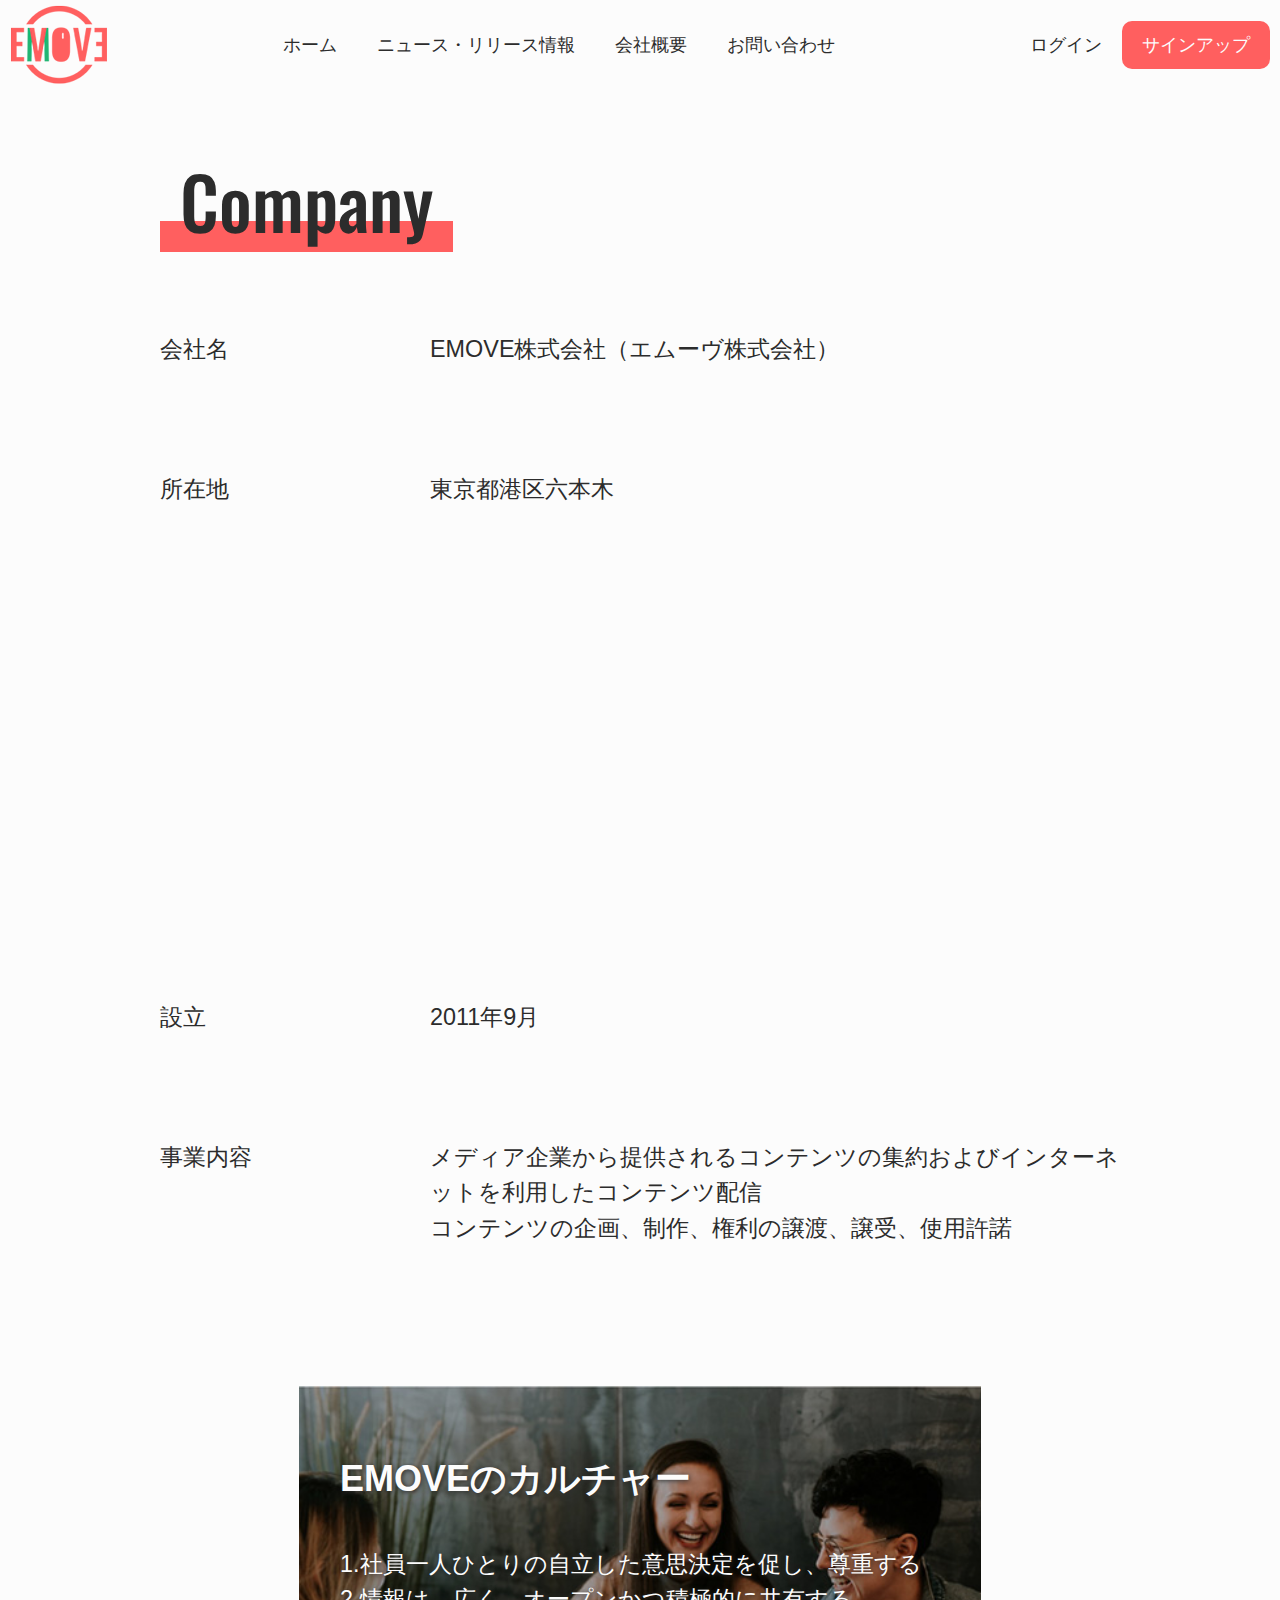
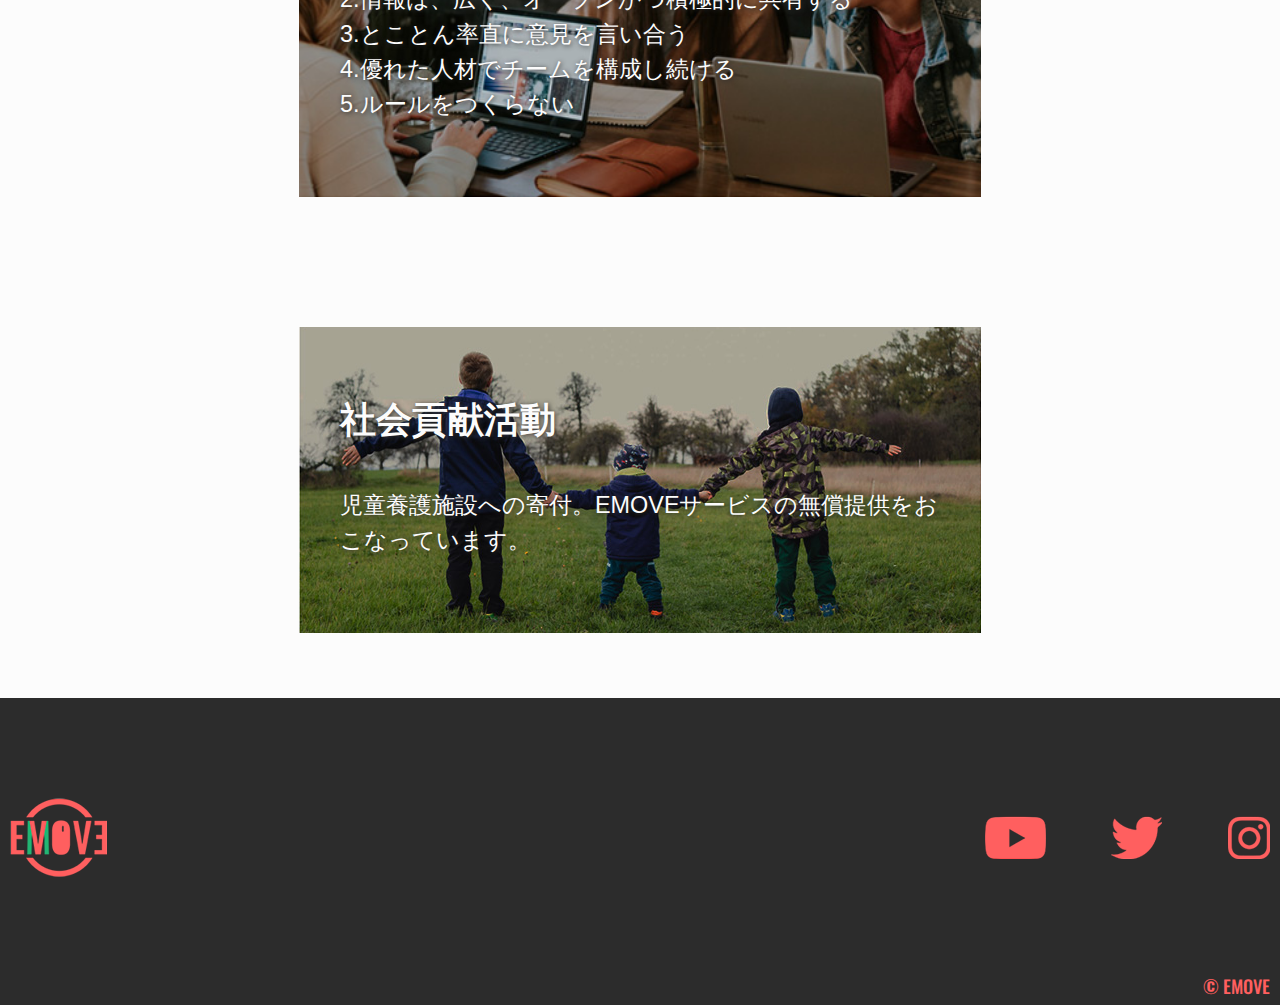
<file: company.html>
<!DOCTYPE html>
<html lang="ja">
  <head>
    <meta charset="UTF-8" />
    <meta http-equiv="X-UA-Compatible" content="IE=edge" />
    <meta name="viewport" content="width=device-width, initial-scale=1.0" />
    <link rel="icon" href="./favicon.ico" />
    <link rel="stylesheet" href="./css/reset.css" />
    <link rel="stylesheet" href="./css/common.css" />
    <link rel="stylesheet" href="./css/company.css" />
    <script src="./js/jquery-3.6.0.min.js"></script>
    <title>EMOVE | COMPANY</title>
  </head>
  <body>
    <script src="./js/header.js"></script>
    <main class="inner">
      <div class="wrapper">
        <h2>Company</h2>

        <dl>
          <dt>会社名</dt>
          <dd>EMOVE株式会社（エムーヴ株式会社）</dd>
          <dt>所在地</dt>
          <dd>
            <p>東京都港区六本木</p>
            <iframe
              src="https://www.google.com/maps/embed?pb=!1m18!1m12!1m3!1d12966.288814808384!2d139.72489608387565!3d35.66291021677084!2m3!1f0!2f0!3f0!3m2!1i1024!2i768!4f13.1!3m3!1m2!1s0x60188b9d3c1c9187%3A0x48f9c248e9169cfe!2z44CSMTA2LTAwMzIg5p2x5Lqs6YO95riv5Yy65YWt5pys5pyo!5e0!3m2!1sja!2sjp!4v1632051666101!5m2!1sja!2sjp"
              width="100%"
              height="350"
              style="border: 0"
              allowfullscreen=""
            ></iframe>
          </dd>
          <dt>設立</dt>
          <dd>2011年9月</dd>
          <dt>事業内容</dt>
          <dd>
            メディア企業から提供されるコンテンツの集約およびインターネットを利用したコンテンツ配信<br />
            コンテンツの企画、制作、権利の譲渡、譲受、使用許諾
          </dd>
        </dl>

        <article class="culture">
          <div class="textBox">
            <h3>EMOVEのカルチャー</h3>
            <ol>
              <li>1.社員一人ひとりの自立した意思決定を促し、尊重する</li>
              <li>2.情報は、広く、オープンかつ積極的に共有する</li>
              <li>3.とことん率直に意見を言い合う</li>
              <li>4.優れた人材でチームを構成し続ける</li>
              <li>5.ルールをつくらない</li>
            </ol>
          </div>
        </article>

        <article class="children">
          <div class="textBox">
            <h3>社会貢献活動</h3>
            <p>
              児童養護施設への寄付。EMOVEサービスの無償提供をおこなっています。
            </p>
          </div>
        </article>
      </div>
    </main>
    <script src="./js/footer.js"></script>
    <script src="./js/common.js"></script>
  </body>
</html>
</file>
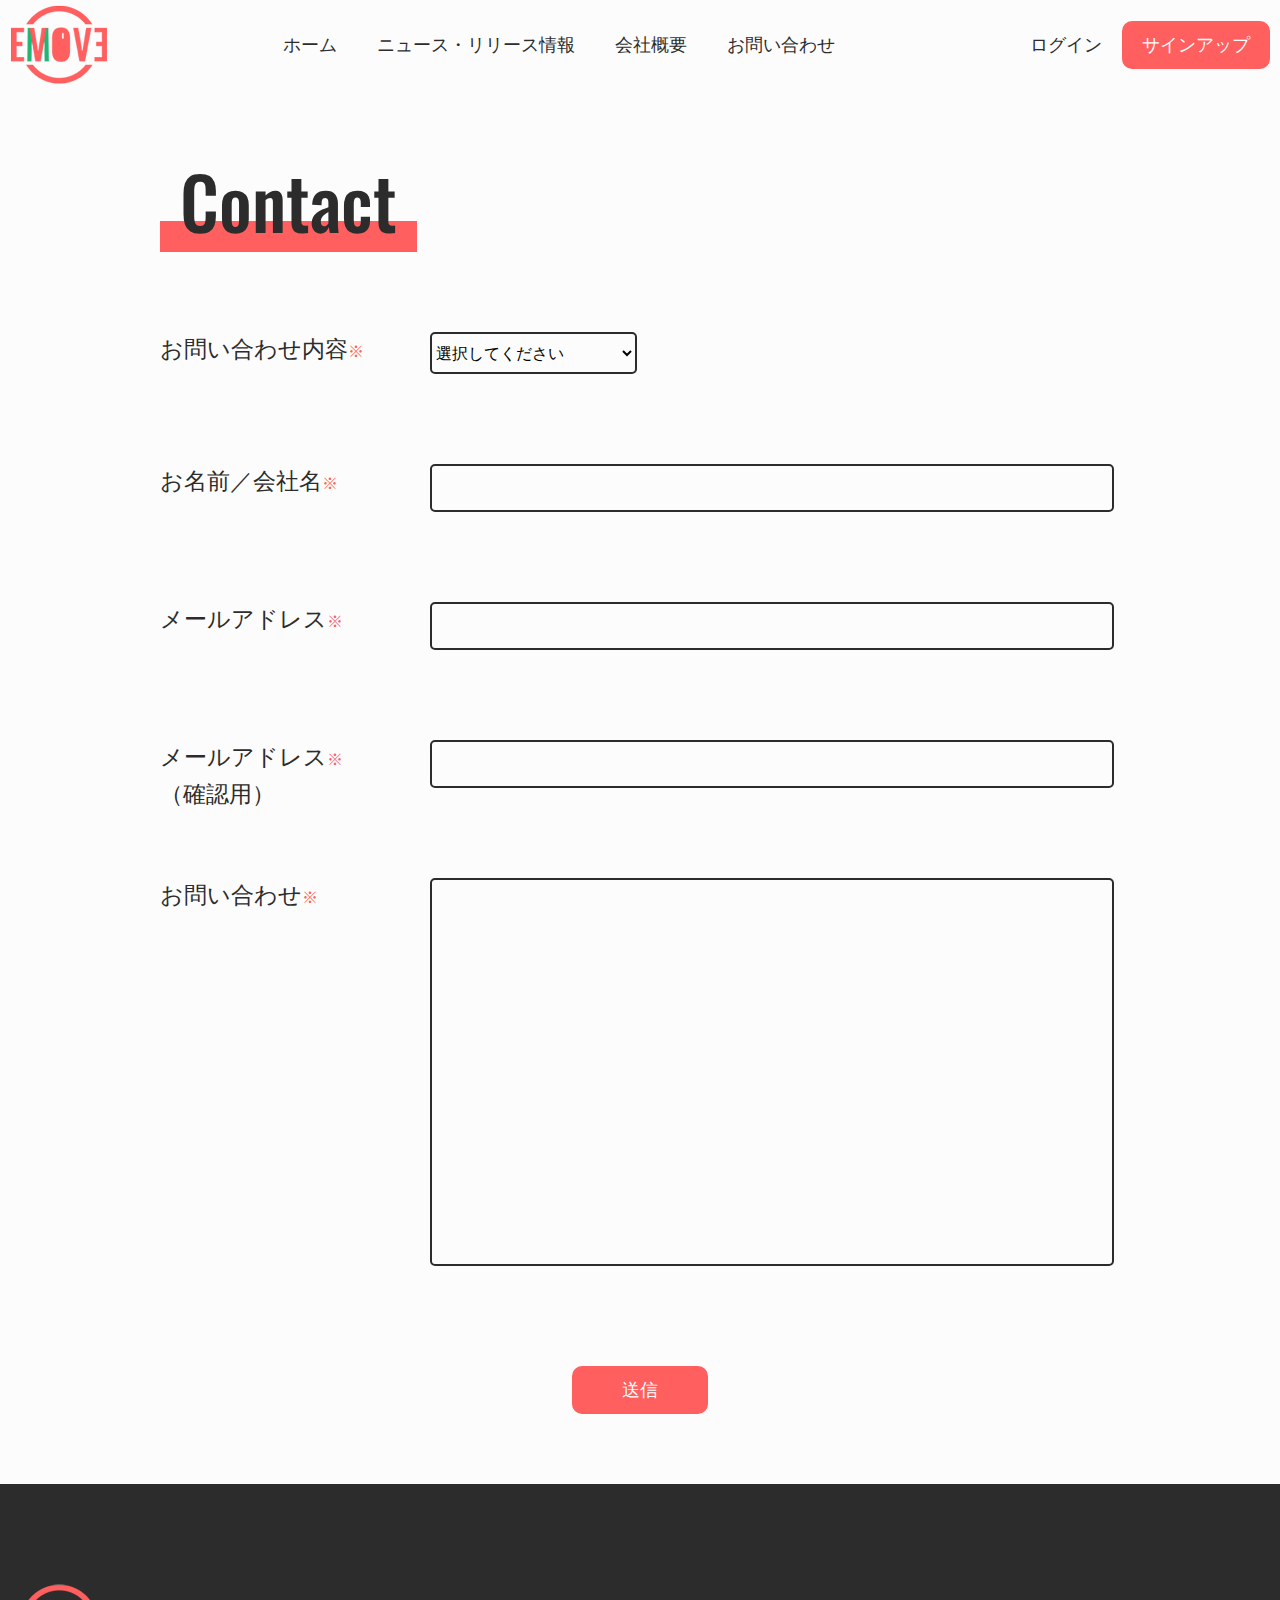
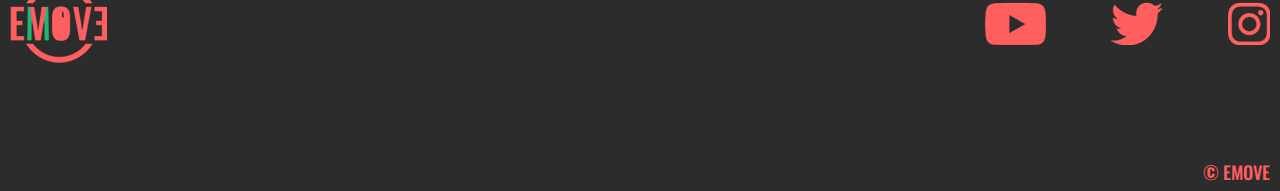
<file: contact.html>
<!DOCTYPE html>
<html lang="ja">
  <head>
    <meta charset="UTF-8" />
    <meta http-equiv="X-UA-Compatible" content="IE=edge" />
    <meta name="viewport" content="width=device-width, initial-scale=1.0" />
    <link rel="icon" href="./favicon.ico" />
    <link rel="stylesheet" href="./css/reset.css" />
    <link rel="stylesheet" href="./css/common.css" />
    <link rel="stylesheet" href="./css/contact.css" />
    <script src="./js/jquery-3.6.0.min.js"></script>
    <script src="./js/constact.js"></script>
    <title>EMOVE | CONTACT</title>
  </head>
  <body>
    <script src="./js/header.js"></script>
    <main class="inner">
      <div class="wrapper">
        <h2>Contact</h2>

        <form action="sample" method="post">
          <dl class="typeSelect">
            <dt>
              <label for="typeSelect">お問い合わせ内容<span>※</span></label>
            </dt>
            <dd>
              <select name="inquiryTypes" id="typeSelect">
                <option value="">選択してください</option>
                <option value="お悩み">サービスについてのお悩み</option>
                <option value="ご要望">配信作品のご要望</option>
                <option value="その他">その他</option>
              </select>
              <p class="alert">お問い合わせ内容を選択してください</p>
            </dd>
          </dl>

          <dl>
            <dt>
              <label for="name">お名前／会社名<span>※</span></label>
            </dt>
            <dd>
              <input type="text" id="name" />
              <p class="alert">お名前／会社名を入力してください</p>
            </dd>
          </dl>

          <dl>
            <dt>
              <label for="email">メールアドレス<span>※</span></label>
            </dt>
            <dd>
              <input type="email" name="email" id="email" />
              <p class="alert">メールアドレスを入力してください</p>
            </dd>
          </dl>

          <dl>
            <dt>
              <label for="verification"
                >メールアドレス<span>※</span><br class="pc" />（確認用）</label
              >
            </dt>
            <dd>
              <input type="email" name="verification" id="verification" />
              <p class="alert">メールアドレスが一致しません</p>
            </dd>
          </dl>

          <dl>
            <dt>
              <label for="inquiry">お問い合わせ<span>※</span></label>
            </dt>
            <dd>
              <textarea
                name="inquiry"
                id="inquiry"
                cols="30"
                rows="20"
              ></textarea>
              <p class="alert">お問い合わせ内容を入力してください</p>
            </dd>
          </dl>

          <button type="submit" formaction="./contact.html">送信</button>
        </form>
      </div>
    </main>
    <script src="./js/footer.js"></script>
    <script src="./js/common.js"></script>
  </body>
</html>
</file>
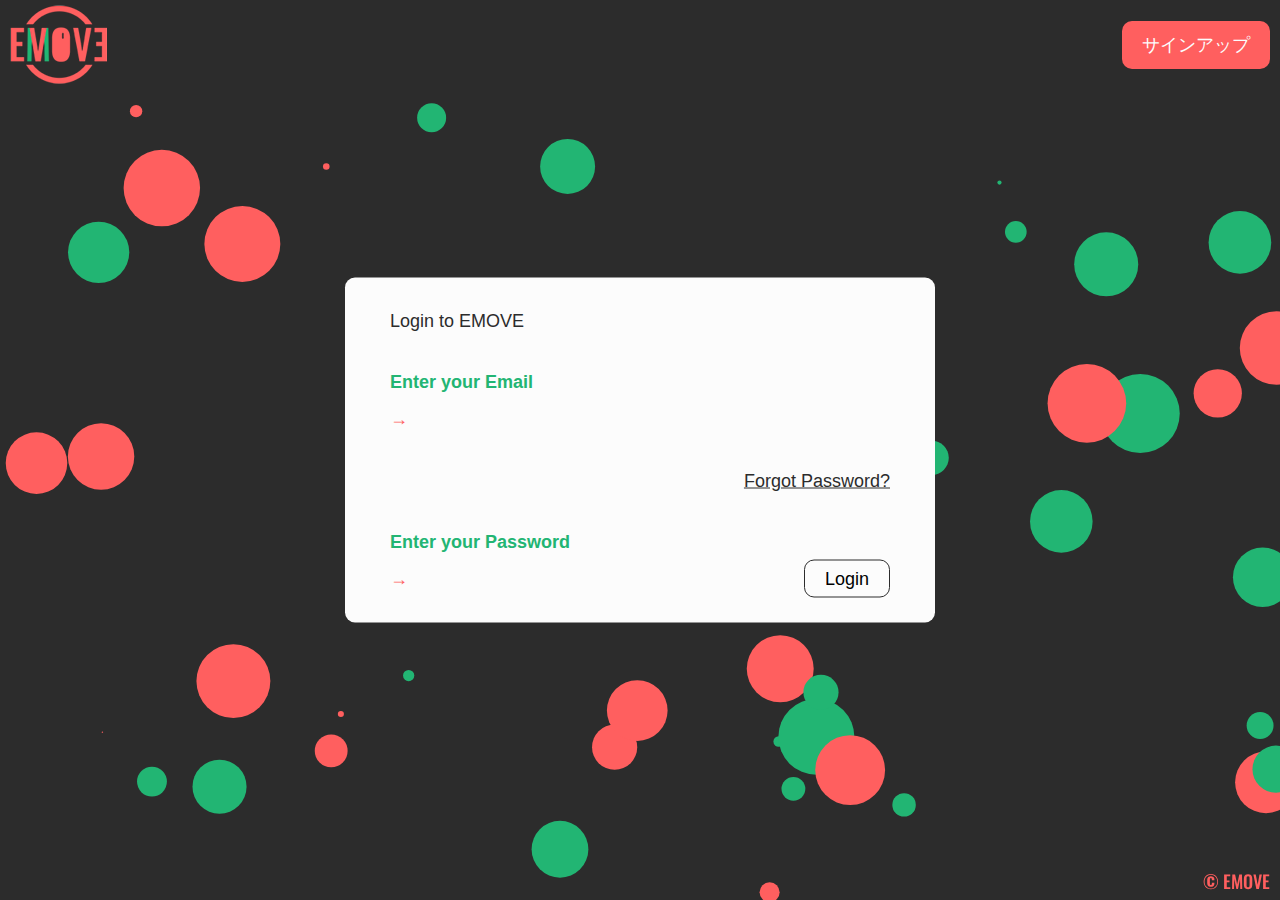
<file: logIn.html>
<!DOCTYPE html>
<html lang="ja">
  <head>
    <meta charset="UTF-8" />
    <meta http-equiv="X-UA-Compatible" content="IE=edge" />
    <meta name="viewport" content="width=device-width, initial-scale=1.0" />
    <link rel="icon" href="./favicon.ico" />
    <link rel="stylesheet" href="./css/reset.css" />
    <link rel="stylesheet" href="./css/common.css" />
    <link rel="stylesheet" href="./css/logIn.css" />
    <script src="./js/jquery-3.6.0.min.js"></script>
    <script src="./js/quietflow.min.js"></script>
    <script src="./js/bg.js"></script>
    <title>EMOVE | SIGN UP</title>
  </head>
  <body>
    <header class="flex">
      <h1>
        <a href="./index.html"><img src="./images/logo.png" alt="EMOVE" /></a>
      </h1>
      <nav>
        <ul class="subNav">
          <li class="signUp"><a href="./signUp.html">サインアップ</a></li>
        </ul>
      </nav>
    </header>
    <main>
      <form class="inner" action="sample" method="post">
        <h2>Login to EMOVE</h2>
        <dl>
          <dt><label for="email">Enter your Email</label></dt>
          <dd>
            <input type="email" name="email" id="email" />
          </dd>
        </dl>
        <p><a href="#">Forgot Password?</a></p>
        <dl>
          <dt><label for="password">Enter your Password</label></dt>
          <dd>
            <input type="password" name="password" id="password" />
            <button type="submit" formaction="./app.html">Login</button>
          </dd>
        </dl>
      </form>
    </main>

    <footer>
      <p class="copyRight">&copy; EMOVE</p>
    </footer>
  </body>
</html>
</file>
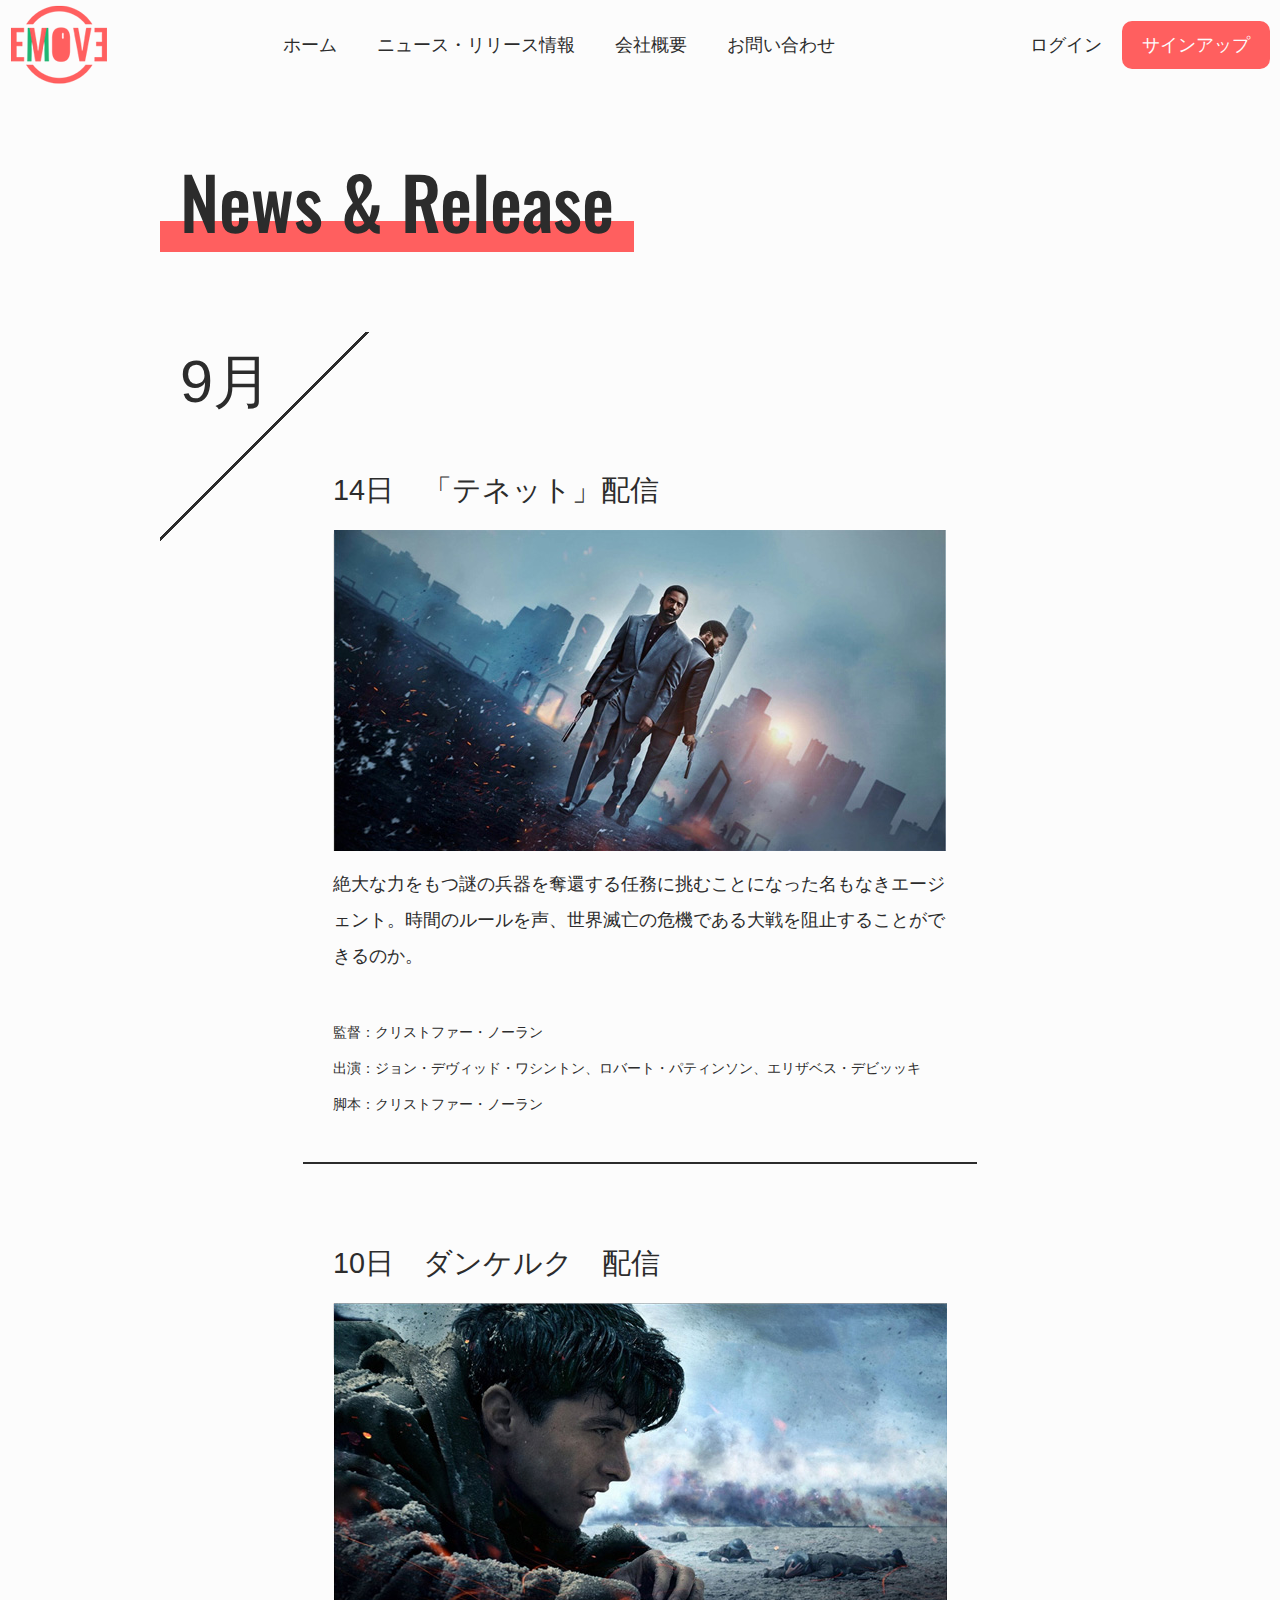
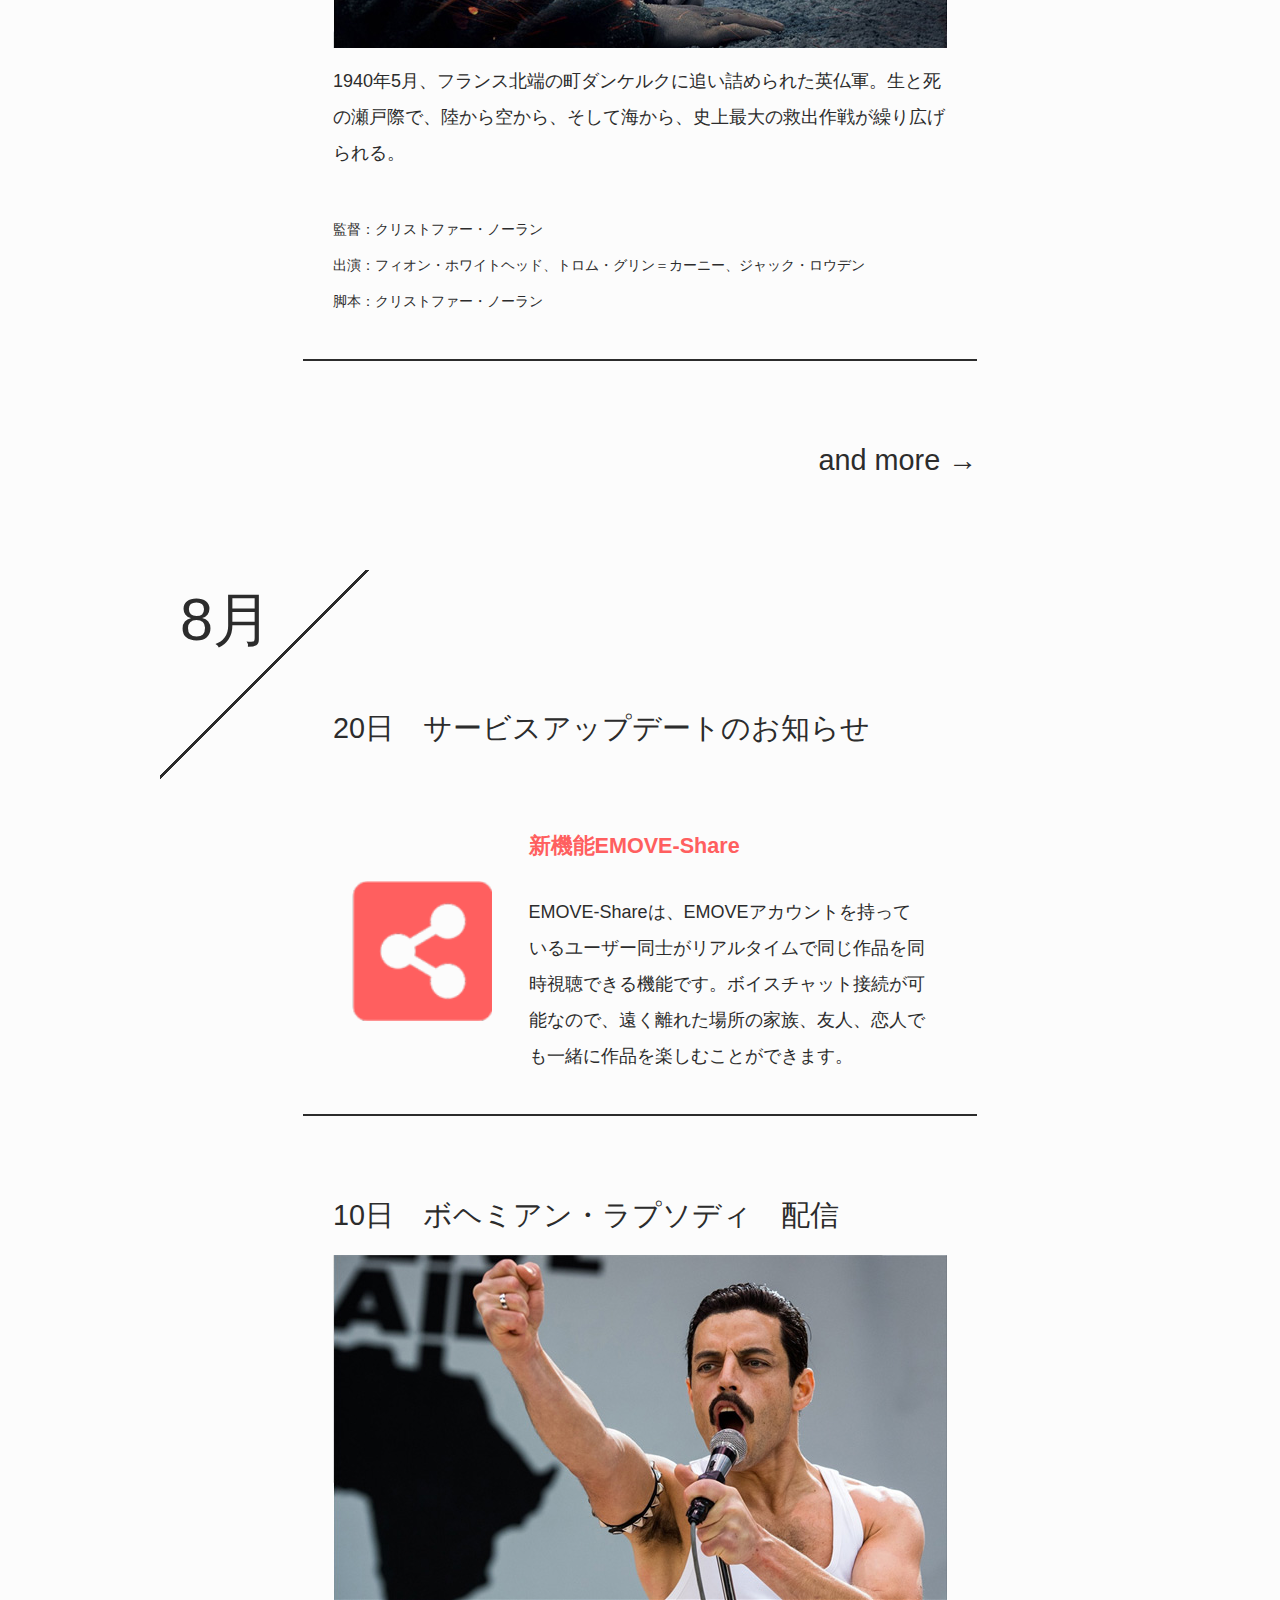
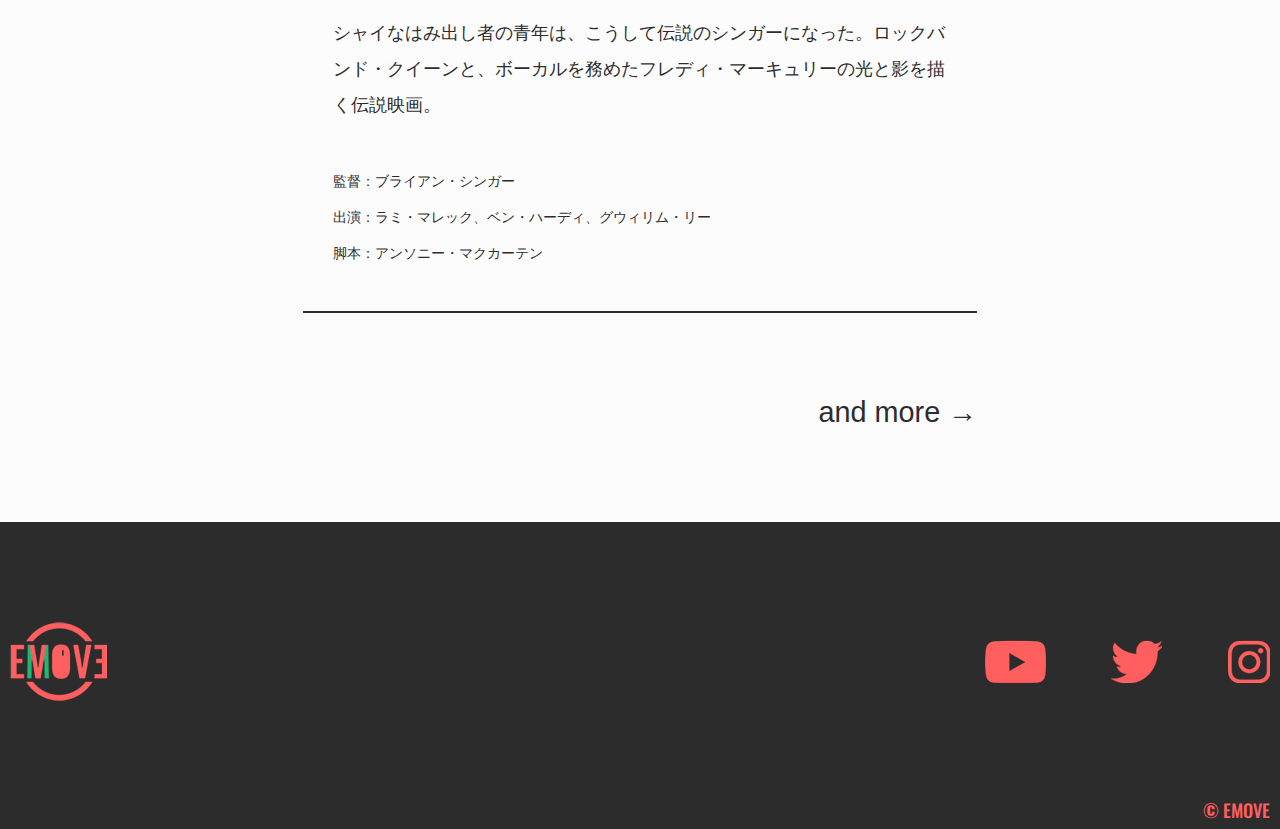
<file: news.html>
<!DOCTYPE html>
<html lang="ja">
  <head>
    <meta charset="UTF-8" />
    <meta http-equiv="X-UA-Compatible" content="IE=edge" />
    <meta name="viewport" content="width=device-width, initial-scale=1.0" />
    <link rel="icon" href="./favicon.ico" />
    <link rel="stylesheet" href="./css/reset.css" />
    <link rel="stylesheet" href="./css/common.css" />
    <link rel="stylesheet" href="./css/news.css" />
    <script src="./js/jquery-3.6.0.min.js"></script>
    <title>EMOVE | NEWS</title>
  </head>
  <body>
    <script src="./js/header.js"></script>

    <main class="inner">
      <div class="wrapper">
        <h2>News & Release</h2>

        <section>
          <h3>9月</h3>

          <article class="tenet">
            <h4>14日　「テネット」配信</h4>
            <figure>
              <img src="./images/image_tenet.jpg" alt="テネット" />
              <figcaption>
                <p>
                  絶大な力をもつ謎の兵器を奪還する任務に挑むことになった名もなきエージェント。時間のルールを声、世界滅亡の危機である大戦を阻止することができるのか。
                </p>
                <ul>
                  <li>監督：クリストファー・ノーラン</li>
                  <li>
                    出演：ジョン・デヴィッド・ワシントン、ロバート・パティンソン、エリザベス・デビッッキ
                  </li>
                  <li>脚本：クリストファー・ノーラン</li>
                </ul>
              </figcaption>
            </figure>
          </article>

          <article class="dunkirk">
            <h4>10日　ダンケルク　配信</h4>
            <figure>
              <img src="./images/image_dunkirk.jpg" alt="ダンケルク" />
              <figcaption>
                <p>
                  1940年5月、フランス北端の町ダンケルクに追い詰められた英仏軍。生と死の瀬戸際で、陸から空から、そして海から、史上最大の救出作戦が繰り広げられる。
                </p>
                <ul>
                  <li>監督：クリストファー・ノーラン</li>
                  <li>
                    出演：フィオン・ホワイトヘッド、トロム・グリン＝カーニー、ジャック・ロウデン
                  </li>
                  <li>脚本：クリストファー・ノーラン</li>
                </ul>
              </figcaption>
            </figure>
          </article>
          <p><a href="#">and more →</a></p>
        </section>

        <section>
          <h3>8月</h3>

          <article class="update">
            <h4>20日　サービスアップデートのお知らせ</h4>
            <div class="flex">
              <p><img src="./images/icon_share.png" alt="EMOVE-Share" /></p>
              <div class="box">
                <h5>新機能EMOVE-Share</h5>
                <p>
                  EMOVE-Shareは、EMOVEアカウントを持っているユーザー同士がリアルタイムで同じ作品を同時視聴できる機能です。ボイスチャット接続が可能なので、遠く離れた場所の家族、友人、恋人でも一緒に作品を楽しむことができます。
                </p>
              </div>
            </div>
          </article>

          <article class="bohemianRhapsody">
            <h4>10日　ボヘミアン・ラプソディ　配信</h4>
            <figure>
              <img
                src="./images/image_BohemianRhapsody.jpg"
                alt="ボヘミアン・ラプソディ"
              />
              <figcaption>
                <p>
                  シャイなはみ出し者の青年は、こうして伝説のシンガーになった。ロックバンド・クイーンと、ボーカルを務めたフレディ・マーキュリーの光と影を描く伝説映画。
                </p>
                <ul>
                  <li>監督：ブライアン・シンガー</li>
                  <li>
                    出演：ラミ・マレック、ベン・ハーディ、グウィリム・リー
                  </li>
                  <li>脚本：アンソニー・マクカーテン</li>
                </ul>
              </figcaption>
            </figure>
          </article>
          <p><a href="#">and more →</a></p>
        </section>
      </div>
    </main>
    <script src="./js/footer.js"></script>
    <script src="./js/common.js"></script>
  </body>
</html>
</file>
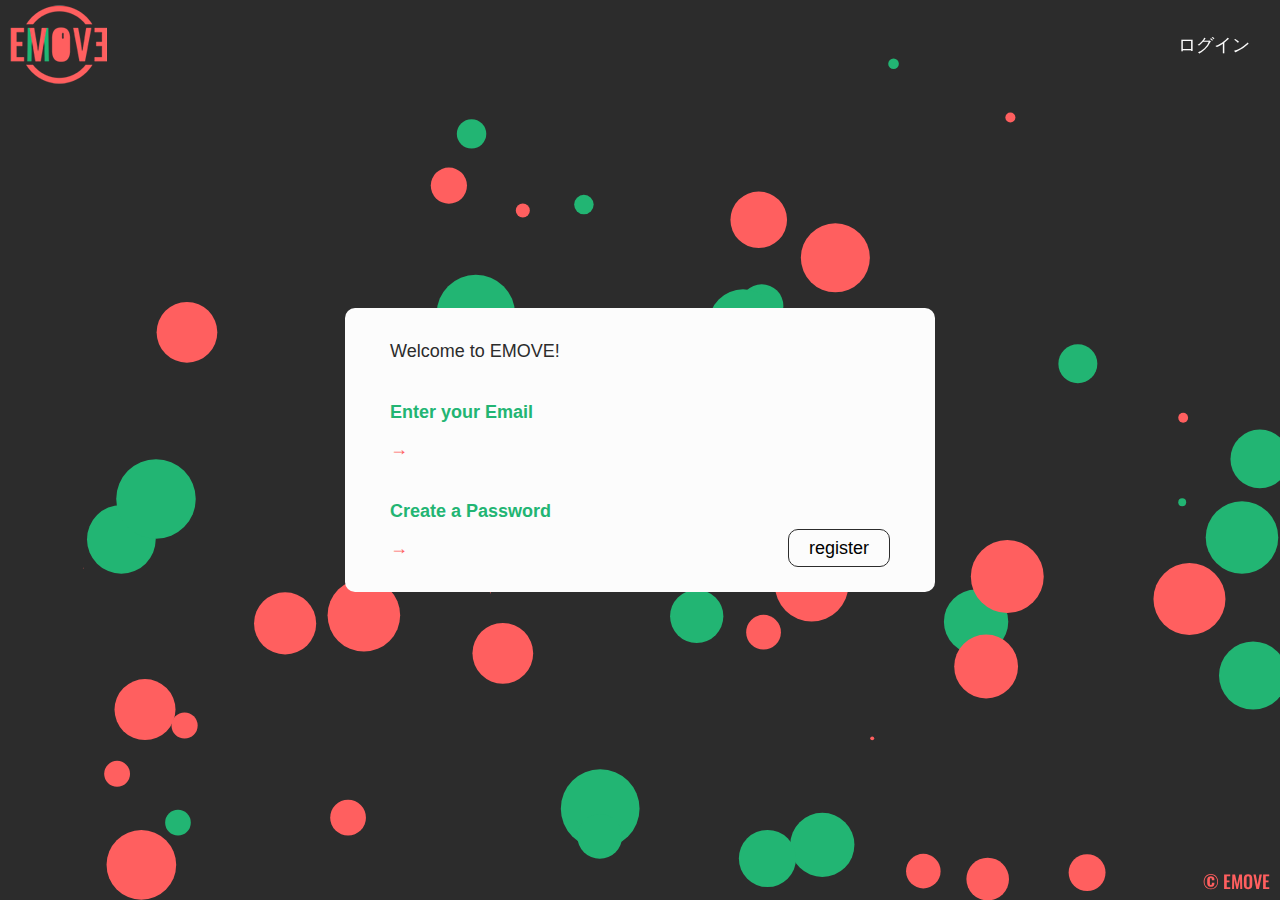
<file: signUp.html>
<!DOCTYPE html>
<html lang="ja">
  <head>
    <meta charset="UTF-8" />
    <meta http-equiv="X-UA-Compatible" content="IE=edge" />
    <meta name="viewport" content="width=device-width, initial-scale=1.0" />
    <link rel="icon" href="./favicon.ico" />
    <link rel="stylesheet" href="./css/reset.css" />
    <link rel="stylesheet" href="./css/common.css" />
    <link rel="stylesheet" href="./css/signUp.css" />
    <script src="./js/jquery-3.6.0.min.js"></script>
    <script src="./js/quietflow.min.js"></script>
    <script src="./js/bg.js"></script>
    <title>EMOVE | SIGN UP</title>
  </head>
  <body>
    <header class="flex">
      <h1>
        <a href="./index.html"><img src="./images/logo.png" alt="EMOVE" /></a>
      </h1>
      <nav>
        <ul class="subNav">
          <li><a href="./logIn.html">ログイン</a></li>
        </ul>
      </nav>
    </header>

    <main>
      <form class="inner" action="sample" method="post">
        <h2>Welcome to EMOVE!</h2>
        <dl>
          <dt><label for="email">Enter your Email</label></dt>
          <dd>
            <input type="email" name="email" id="email" />
          </dd>
        </dl>
        <dl>
          <dt><label for="password">Create a Password</label></dt>
          <dd>
            <input type="password" name="password" id="password" />
            <button type="submit" formaction="./app.html">register</button>
          </dd>
        </dl>
      </form>
    </main>

    <footer>
      <p class="copyRight">&copy; EMOVE</p>
    </footer>
  </body>
</html>
</file>
<file: css/common.css>
@charset 'utf-8';
@import url('https://fonts.googleapis.com/css2?family=Noto+Sans+JP:wght@400;500;700&family=Oswald:wght@500&display=swap');

body {
  background-color: #fcfcfc;
  color: #2c2c2c;
  font-family: 'Hiragino Kaku Gothic ProN', 'Hiragino Sans', '游ゴシック体',
    YuGothic, '游ゴシック', 'Yu Gothic', 'メイリオ', sans-serif;
  font-size: 18px;
  font-weight: 500;
}

a {
  color: #2c2c2c;
  text-decoration: none;
}

.inner {
  max-width: 1440px;
  margin: 0 auto;
}

.flex {
  display: flex;
  justify-content: space-between;
}

/* header */
header {
  align-items: center;
  background: #fcfcfc;
  box-sizing: border-box;
  padding: 5px 10px;

  position: fixed;
  top: 0;
  width: 100%;
  z-index: 1000;
}

header nav li a {
  display: block;
  padding: 15px 20px;
}

.subNav .signUp {
  background-color: #ff5f5f;
  border-radius: 10px;
}

.subNav .signUp a {
  color: #fcfcfc;
}

/* footer */
footer {
  background-color: #2c2c2c;
  padding: 0 10px 10px 10px;
  box-sizing: border-box;
}

footer .flex {
  align-items: center;
}

footer h1 {
  padding: 100px 0;
}

footer ul li {
  margin-left: 65px;
}

footer .copyRight {
  color: #ff5f5f;
  font-family: 'Oswald', sans-serif;
  text-align: right;
}

.sp {
  display: none;
}

@media screen and (max-width: 768px) {
  .flex {
    display: block;
  }

  .inner {
    width: auto;
  }

  /* header */
  header > div.flex {
    display: flex;
  }

  h1 img {
    width: 50px;
  }

  .mainNav {
    display: none;
    margin-bottom: 100px;
  }

  .subNav {
    display: none;
  }

  header nav li a {
    text-align: center;
    margin-bottom: 30px;
  }

  /* Footer */
  footer {
    padding-top: 45px;
  }

  footer h1 {
    display: none;
  }

  footer ul.flex {
    display: flex;
    justify-content: center;
    margin-bottom: 20px;
  }

  footer ul li {
    margin: 0 20px;
  }

  footer ul li img {
    height: 30px;
  }

  .sp {
    display: block;
  }

  .pc {
    display: none;
  }

  /*ボタン外側※レイアウトによってpositionや形状は適宜変更してください*/
  .hamburger {
    /*ボタン内側の基点となるためrelativeを指定。
追従するナビゲーションの場合はfixed＋top、rightといった位置をセットで指定*/
    position: relative;
    width: 50px;
    height: 50px;
    cursor: pointer;
    background: #fcfcfc;
  }

  /*ボタン内側*/

  .hamburger span {
    display: inline-block;
    transition: all 0.4s; /*アニメーションの設定*/
    position: absolute;
    right: 13px;
    height: 2px;
    background-color: #ff5f5f;
  }

  .hamburger span:nth-of-type(1) {
    top: 22px;
    width: 50%;
  }

  .hamburger span:nth-of-type(2) {
    top: 29px;
    width: 30%;
  }

  /*activeクラスが付与されると線が回転して×に*/

  .hamburger.open span:nth-of-type(1) {
    top: 20px;
    right: 16px;
    transform: translateY(6px) rotate(-45deg);
    width: 35%;
  }

  .hamburger.open span:nth-of-type(2) {
    top: 32px;
    right: 16px;
    transform: translateY(-6px) rotate(45deg);
    width: 35%;
  }
}
</file>
<file: css/company.css>
@charset 'utf-8';

main {
  padding-top: 150px;
}

.wrapper {
  width: 960px;
  margin: 0 auto;
}

h2 {
  display: inline-block;
  background: linear-gradient(#ff5f5f00 70%, #ff5f5f 30%);
  display: inline-block;
  font-family: 'Oswald', sans-serif;
  font-size: 4em;
  padding: 15px 20px;
  margin-bottom: 80px;
}

dl dt {
  float: left;
  font-size: 1.3em;
  line-height: 1.5em;
}

dl dd {
  margin: 0 0 105px 270px;
  font-size: 1.3em;
  line-height: 1.5em;
}

dl dd p {
  margin-bottom: 28px;
}

dl {
  margin-bottom: 140px;
}

article {
  color: #fcfcfc;
}

.textBox {
  width: 600px;
  margin: 0 auto;
  padding: 75px 0;
  text-shadow: 1px 1px 5px #2c2c2c;
}

.textBox li,
.textBox p {
  font-size: 1.3em;
  line-height: 1.5em;
}

.culture,
.children {
  width: 682px;
  margin: 0 auto;
}

.culture {
  background: url(../images/bg_culture.jpg) center center no-repeat;
  background-size: cover;
  margin-bottom: 130px;
}

.children {
  background: url(../images/bg_children.jpg) center center no-repeat;
  background-size: cover;
  margin-bottom: 65px;
}

h3 {
  font-size: 2em;
  font-weight: bold;
  margin-bottom: 50px;
}

@media screen and (max-width: 768px) {
  .wrapper {
    width: auto;
    margin: auto;
  }

  main {
    padding-top: 50px;
  }

  h2 {
    font-size: 3em;
    margin-bottom: 50px;
  }

  dl {
    margin: 0 10px 75px;
  }

  dl dt {
    float: none;
    font-size: 1em;
    font-weight: bold;
    margin-top: 25px;
    margin-bottom: 3px;
  }

  dl dd {
    margin: 0;
    font-size: 1em;
  }

  iframe {
    width: 100%;
  }

  .culture,
  .children {
    width: 100%;
  }

  .culture {
    margin-bottom: 65px;
  }

  h3 {
    font-size: 1.5em;
  }

  .textBox {
    width: auto;
    padding: 75px 10px;
  }

  .textBox li {
    margin-bottom: 10px;
  }

  .textBox li,
  .textBox p {
    font-size: 1em;
  }
}
</file>
<file: css/contact.css>
@charset 'utf-8';

main {
  padding-top: 150px;
}

.wrapper {
  width: 960px;
  margin: 0 auto;
}

h2 {
  display: inline-block;
  background: linear-gradient(#ff5f5f00 70%, #ff5f5f 30%);
  display: inline-block;
  font-family: 'Oswald', sans-serif;
  font-size: 4em;
  padding: 15px 20px;
  margin-bottom: 80px;
}

dl dt {
  float: left;
  font-size: 1.3em;
  line-height: 1.5em;
}

dl dd {
  margin: 0 0 90px 270px;
  font-size: 1.3em;
  line-height: 1.5em;
}

select {
  line-height: 1.5em;
  height: 42px;
  width: 30%;
  border: 2px solid #2c2c2c;
  border-radius: 5px;
  font-size: 0.7em;
  background-color: #fcfcfc;
}

dl dd input {
  width: 98%;
  height: 42px;
  border: 2px solid #2c2c2c;
  border-radius: 5px;
  font-size: 0.7em;
  background-color: #fcfcfc;
}

textarea {
  width: 98%;
  border: 2px solid #2c2c2c;
  border-radius: 5px;
  font-size: 0.7em;
  resize: none;
  background-color: #fcfcfc;
}

span {
  color: #ff5f5f;
  font-size: 0.7em;
}

.alert {
  color: #ff5f5f;
  font-size: 0.7em;
}

button {
  display: block;
  background-color: #ff5f5f;
  border-radius: 10px;
  color: #fcfcfc;
  cursor: pointer;
  margin: 0 auto 70px;
  padding: 15px 50px;
}

@media screen and (max-width: 768px) {
  .wrapper {
    width: auto;
    margin: auto;
  }

  main {
    padding-top: 50px;
  }

  h2 {
    font-size: 3em;
    margin-bottom: 50px;
  }

  form {
    margin: 0 10px;
  }

  dl dt {
    float: none;
    font-size: 1em;
    line-height: 1.5em;
  }

  dl dd {
    margin: 0 0 15px 0;
    font-size: 1em;
    line-height: 1.5em;
  }

  select {
    width: 100%;
    font-size: 0.9em;
  }

  dl dd input {
    font-size: 0.9em;
  }
}
</file>
<file: css/logIn.css>
@charset 'utf-8';

body {
  height: 100vh;
}

header {
  background: transparent;
}

form {
  background-color: #fcfcfc;
  border-radius: 10px;
  width: 500px;
  padding: 25px 45px;

  position: absolute;
  top: 50%;
  left: 50%;
  transform: translateY(-50%) translateX(-50%);
}

h2 {
  margin-bottom: 25px;
  line-height: 2em;
}

dl {
  margin-bottom: 25px;
}

dl dt {
  color: #22b573;
  line-height: 2em;
  font-weight: bold;
}

dl:last-child {
  margin-bottom: 0;
}

dl dd {
  line-height: 2em;
}

dl dd input {
  height: 2em;
  width: 75%;
  border: none;
  background-color: #fcfcfc;
  font-size: 1em;
}

dl dd input:focus {
  outline: none;
}

dl dd::before {
  content: '→';
  color: #ff5f5f;
}

form p {
  margin-bottom: 25px;
  line-height: 2em;
  text-align: right;
  text-decoration: underline;
}

button {
  float: right;
  background-color: #fcfcfc;
  border: 1px solid #2c2c2c;
  border-radius: 10px;
  cursor: pointer;
  padding: 0 20px;
}

footer {
  position: fixed;
  bottom: 0;
  right: 0;
  background: transparent;
}

@media screen and (max-width: 768px) {
  form {
    padding: 25px 30px;
    left: 10%;
    transform: translateY(-50%) translateX(-5%);
  }

  h2,
  dl,
  form p {
    margin-bottom: 0;
  }

  dl dd input {
    width: 90%;
  }

  header.flex {
    display: flex;
  }

  header nav li a {
    font-size: 0.8em;
    margin-bottom: 0;
    padding: 10px;
  }

  .subNav {
    display: block;
    width: 110px;
  }
}
</file>
<file: css/news.css>
@charset 'utf-8';

main {
  padding-top: 150px;
}

.wrapper {
  width: 960px;
  margin: 0 auto;
}

h2 {
  display: inline-block;
  background: linear-gradient(#ff5f5f00 70%, #ff5f5f 30%);
  display: inline-block;
  font-family: 'Oswald', sans-serif;
  font-size: 4em;
  padding: 15px 20px;
  margin-bottom: 80px;
}

section {
  background: linear-gradient(
    135deg,
    #fcfcfc,
    #fcfcfc 145px,
    #2c2c2c 145px,
    #2c2c2c 148px,
    #fcfcfc 148px,
    #fcfcfc
  );
}

h3 {
  font-size: 3.3em;
  padding: 20px 0 0 20px;
  margin-bottom: 65px;
}

article {
  width: 614px;
  border-bottom: 2px solid #2c2c2c;
  margin: 0 auto 85px;
  padding: 0 30px;
}

h4 {
  font-size: 1.6em;
  margin-bottom: 25px;
}

figcaption {
  margin: 15px 0;
  line-height: 2em;
}

figcaption p {
  margin-bottom: 40px;
}

figcaption ul {
  margin-bottom: 40px;
}

figcaption ul li {
  font-size: 0.8em;
}

section > p {
  font-size: 1.6em;
  margin: 0 auto;
  text-align: right;
  width: 674px;
  margin-bottom: 95px;
}

.update .flex {
  align-items: center;
  justify-content: space-around;
  margin-top: 85px;
  padding-bottom: 40px;
}

.update .box {
  width: 400px;
  line-height: 2em;
}

.update img {
  width: 140px;
}

h5 {
  color: #ff5f5f;
  font-size: 1.2em;
  font-weight: bold;
  margin-bottom: 30px;
}

@media screen and (max-width: 768px) {
  .wrapper {
    width: auto;
    margin: auto;
  }

  main {
    padding-top: 50px;
  }

  h2 {
    font-size: 3em;
    margin-bottom: 50px;
  }

  h3 {
    font-size: 2.5em;
    margin-bottom: 95px;
  }

  section {
    background: linear-gradient(
      135deg,
      #fcfcfc,
      #fcfcfc 110px,
      #2c2c2c 110px,
      #2c2c2c 112px,
      #fcfcfc 112px,
      #fcfcfc
    );
  }

  article {
    width: auto;
    padding: 0 10px;
    box-sizing: border-box;
    margin: 0 auto 50px;
  }

  h4 {
    text-align: center;
  }

  article img {
    width: 100%;
  }

  section > p {
    width: auto;
    font-size: 1em;
    margin-right: 10px;
  }

  .update .flex {
    margin-top: 0;
  }

  .update .flex > p {
    text-align: center;
  }

  .update img {
    width: 100px;
  }

  .update .box {
    width: auto;
  }

  .update h5 {
    text-align: center;
  }
}
</file>
<file: css/signUp.css>
@charset 'utf-8';

body {
  height: 100vh;
}

header {
  background: transparent;
}

.subNav li a {
  color: #fcfcfc;
}

form {
  background-color: #fcfcfc;
  border-radius: 10px;
  width: 500px;
  padding: 25px 45px;

  position: absolute;
  top: 50%;
  left: 50%;
  transform: translateY(-50%) translateX(-50%);
}

h2 {
  margin-bottom: 25px;
  line-height: 2em;
}

dl {
  margin-bottom: 25px;
}

dl dt {
  color: #22b573;
  font-weight: bold;
  line-height: 2em;
}

dl:last-child {
  margin-bottom: 0;
}

dl dd {
  line-height: 2em;
}

dl dd input {
  height: 2em;
  width: 70%;
  border: none;
  background-color: #fcfcfc;
  font-size: 1em;
}

dl dd input:focus {
  outline: none;
}

dl dd::before {
  content: '→';
  color: #ff5f5f;
}

button {
  float: right;
  background-color: #fcfcfc;
  border: 1px solid #2c2c2c;
  border-radius: 10px;
  cursor: pointer;
  padding: 0 20px;
}

footer {
  position: fixed;
  bottom: 0;
  right: 0;
  background: transparent;
}

@media screen and (max-width: 768px) {
  form {
    padding: 25px 30px;
    left: 10%;
    transform: translateY(-50%) translateX(-5%);
  }

  h2 {
    margin-bottom: 0;
  }

  dl dd input {
    width: 90%;
    margin-bottom: 5px;
  }

  header.flex {
    display: flex;
  }

  header nav li a {
    font-size: 0.8em;
    margin-bottom: 0;
    padding: 10px;
  }

  .subNav {
    display: block;
    width: 110px;
  }
}
</file>
